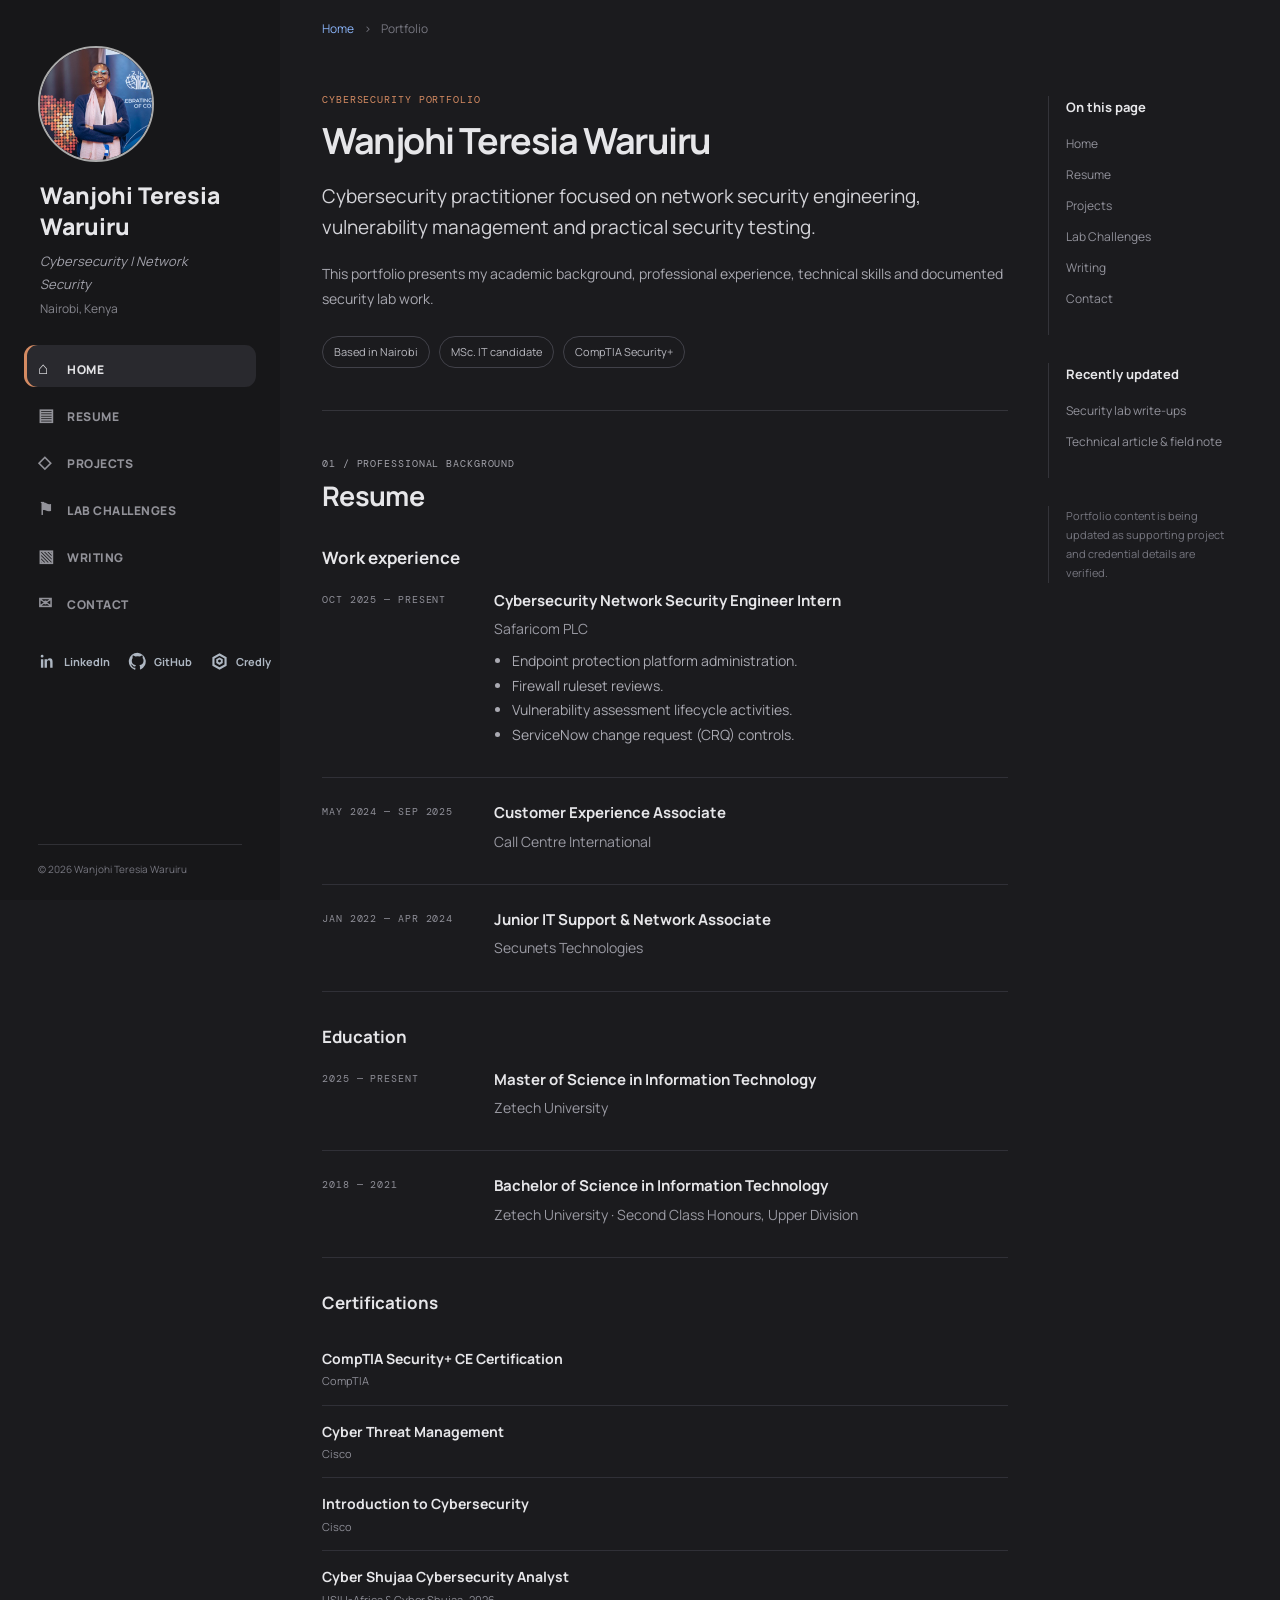
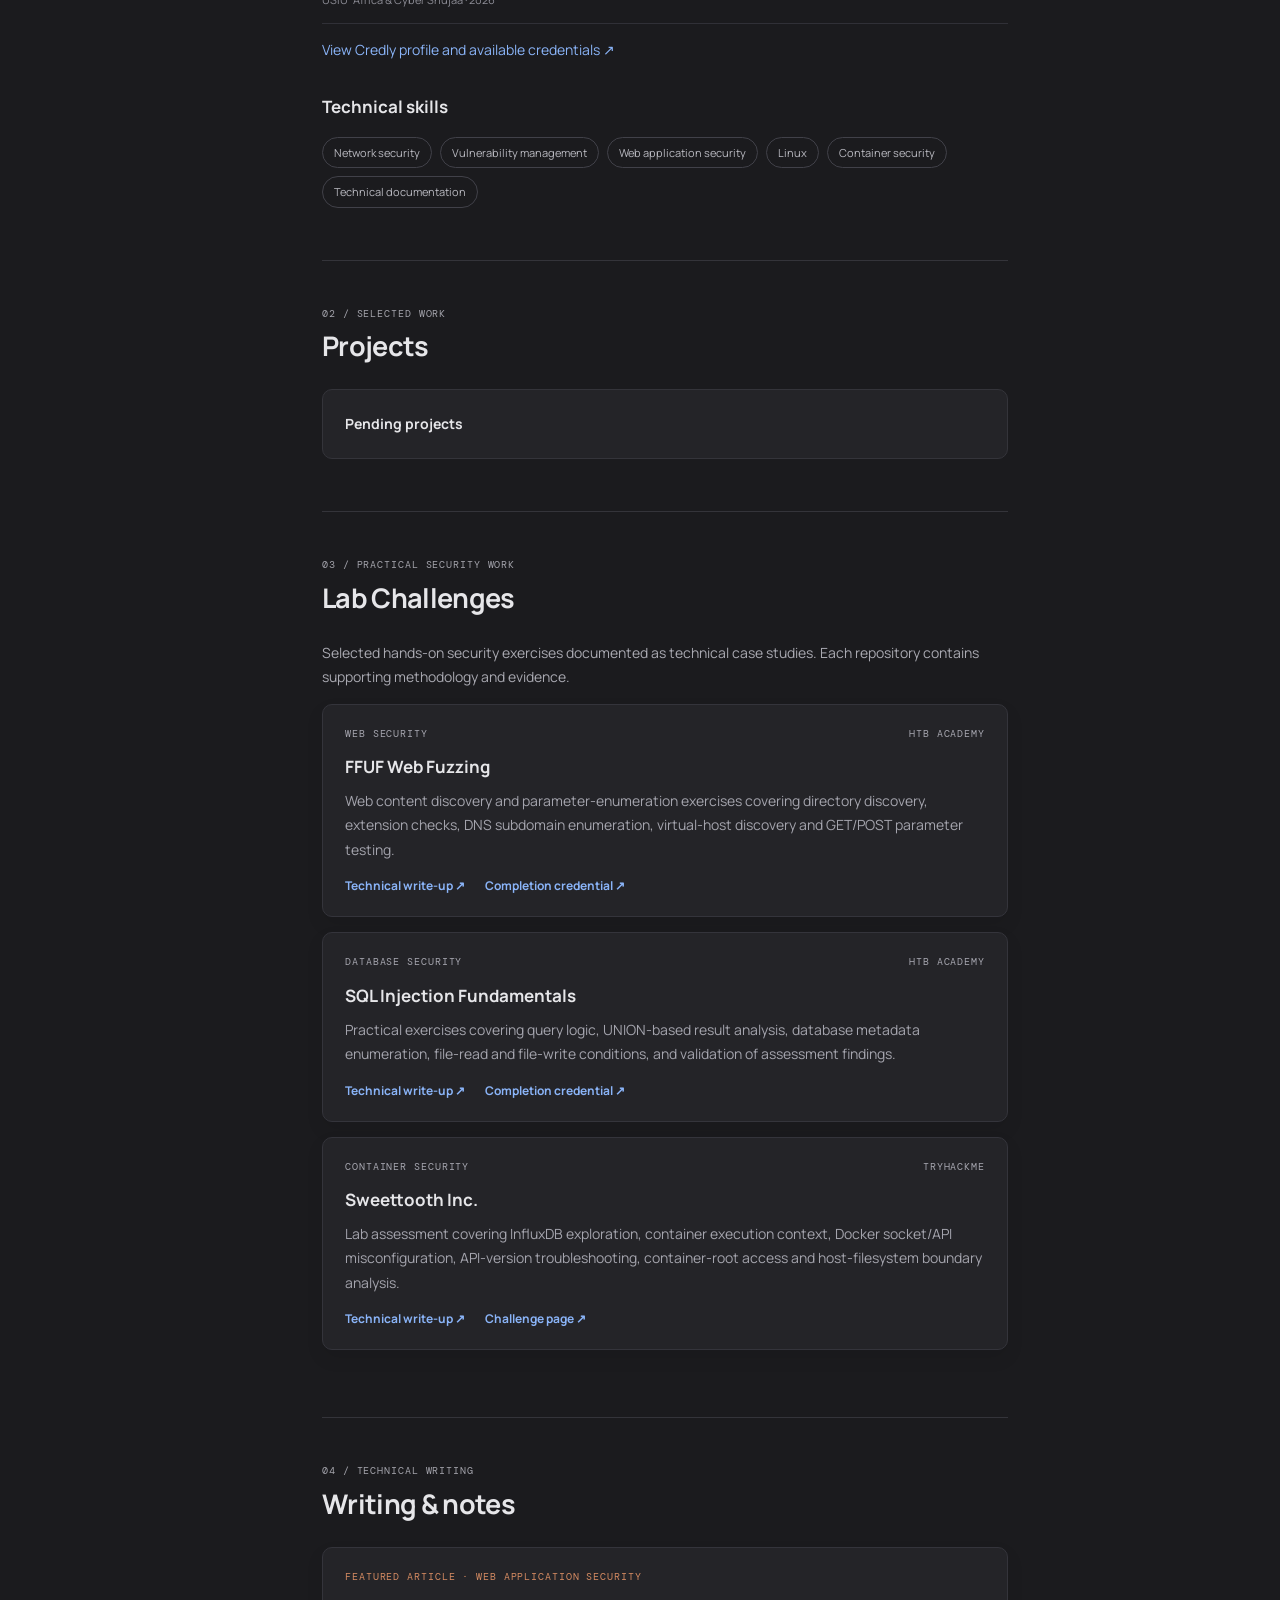
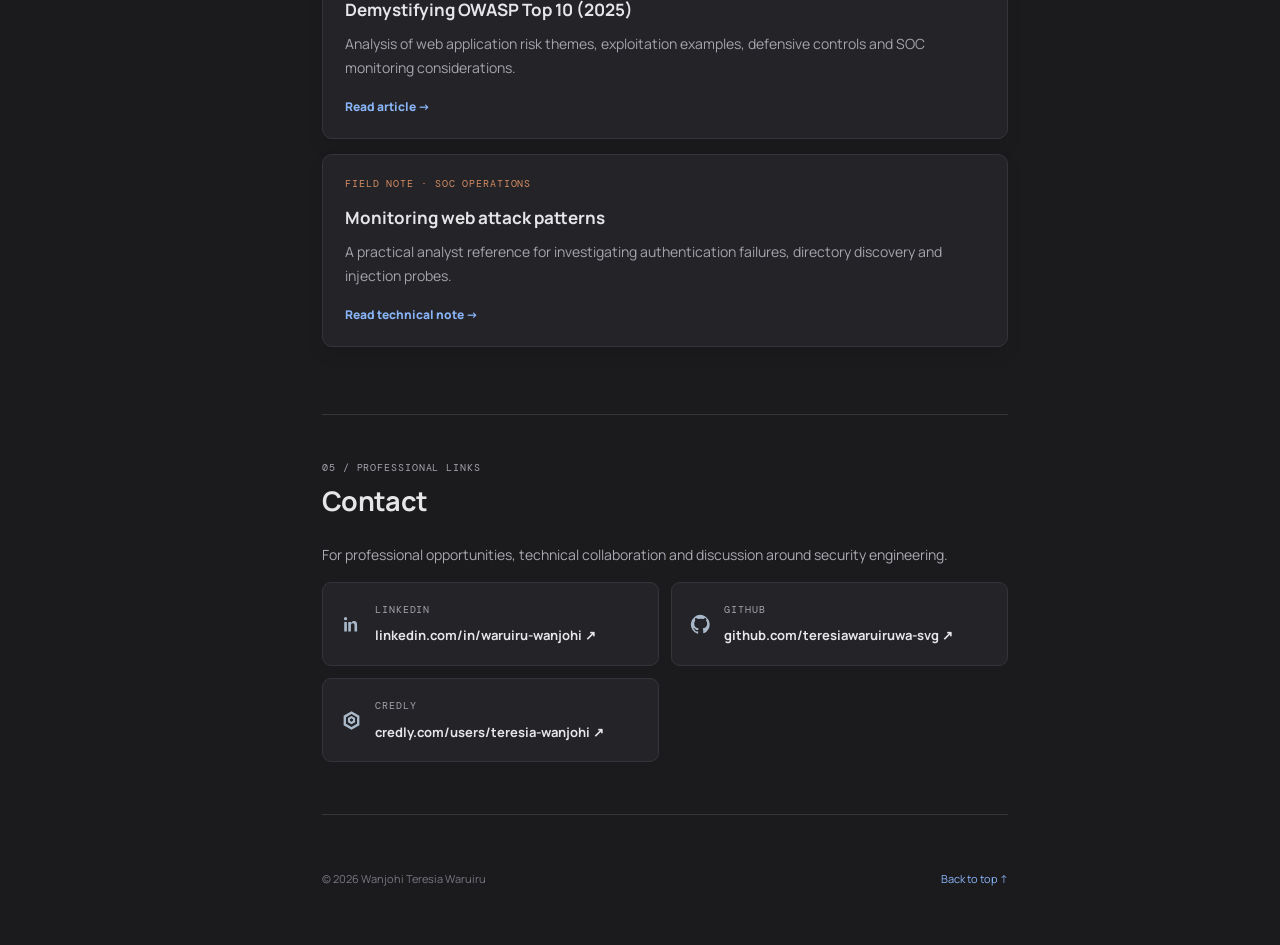
<file: index.html>
<!doctype html>
<html lang="en">
<head>
<meta charset="utf-8"><meta name="viewport" content="width=device-width, initial-scale=1">
<meta name="description" content="Professional portfolio of Wanjohi Teresia Waruiru — cybersecurity, network security and practical security work.">
<meta name="theme-color" content="#1b1b1e">
<title>Wanjohi Teresia Waruiru | Portfolio</title>
<link rel="preconnect" href="https://fonts.googleapis.com"><link rel="preconnect" href="https://fonts.gstatic.com" crossorigin>
<link href="https://fonts.googleapis.com/css2?family=DM+Mono:wght@400;500&family=Manrope:wght@400;500;600;700;800&display=swap" rel="stylesheet">
<link rel="stylesheet" href="assets/css/styles.css?v=4">
</head>
<body>
<div class="site-shell">
<aside class="sidebar">
  <a class="profile-link" href="#home" aria-label="Back to home"><img class="sidebar-avatar" src="assets/images/profile.jfif" alt="Professional portrait of Wanjohi Teresia Waruiru"></a>
  <a class="sidebar-name" href="#home">Wanjohi Teresia<br>Waruiru</a>
  <p class="sidebar-role">Cybersecurity | Network Security</p>
  <p class="sidebar-location">Nairobi, Kenya</p>
  <nav class="side-nav" aria-label="Main navigation">
    <a class="active" href="#home"><span>⌂</span> Home</a>
    <a href="#resume"><span>▤</span> Resume</a>
    <a href="#projects"><span>◇</span> Projects</a>
    <a href="#labs"><span>⚑</span> Lab Challenges</a>
    <a href="#writing"><span>▧</span> Writing</a>
    <a href="#contact"><span>✉</span> Contact</a>
  </nav>
  <div class="sidebar-social"><a class="social-icon-link" href="https://www.linkedin.com/in/waruiru-wanjohi" target="_blank" rel="noopener" aria-label="LinkedIn profile" title="LinkedIn"><svg viewBox="0 0 24 24" aria-hidden="true"><path d="M5.2 3.5a1.8 1.8 0 1 1 0 3.6 1.8 1.8 0 0 1 0-3.6ZM3.7 9h3v11h-3V9Zm5.1 0h2.9v1.5h.1A3.2 3.2 0 0 1 14.7 8c3.1 0 3.7 2 3.7 4.6V20h-3v-6.5c0-1.5 0-3-1.9-3s-2.2 1.5-2.2 2.9V20h-3V9Z"/></svg><span>LinkedIn</span></a><a class="social-icon-link" href="https://github.com/teresiawaruiruwa-svg" target="_blank" rel="noopener" aria-label="GitHub profile" title="GitHub"><svg viewBox="0 0 24 24" aria-hidden="true"><path d="M12 .9a11.1 11.1 0 0 0-3.5 21.6c.6.1.8-.3.8-.6v-2.1c-3.2.7-3.9-1.4-3.9-1.4-.5-1.3-1.3-1.7-1.3-1.7-1.1-.8.1-.8.1-.8 1.2.1 1.8 1.2 1.8 1.2 1.1 1.8 2.8 1.3 3.4 1 .1-.8.4-1.3.7-1.6-2.6-.3-5.3-1.3-5.3-5.8 0-1.3.5-2.3 1.2-3.1-.1-.3-.5-1.5.1-3.1 0 0 1-.3 3.2 1.2a11 11 0 0 1 5.8 0c2.2-1.5 3.2-1.2 3.2-1.2.6 1.6.2 2.8.1 3.1.8.8 1.2 1.8 1.2 3.1 0 4.5-2.7 5.5-5.3 5.8.4.3.8 1 .8 2v3c0 .3.2.7.8.6A11.1 11.1 0 0 0 12 .9Z"/></svg><span>GitHub</span></a><a class="social-icon-link" href="https://www.credly.com/users/teresia-wanjohi" target="_blank" rel="noopener" aria-label="Credly credentials" title="Credly"><svg viewBox="0 0 24 24" aria-hidden="true"><path d="M12 1.5 21 6.7v10.6l-9 5.2-9-5.2V6.7l9-5.2Zm0 3.1L5.7 8.2v7.6l6.3 3.6 6.3-3.6V8.2L12 4.6Zm0 2.2 4.1 2.4v4.8L12 16.4l-4.1-2.4V9.2L12 6.8Zm0 2.7-1.7 1v1.9l1.7 1 1.7-1v-1.9l-1.7-1Z"/></svg><span>Credly</span></a></div>
  <div class="sidebar-footer">© <span id="year">2026</span> Wanjohi Teresia Waruiru</div>
</aside>
<main class="main-content">
  <div class="mobile-top"><button class="mobile-menu" type="button" aria-expanded="false" aria-controls="mobile-nav">☰</button><span>WANJOHI TERESIA WARUIRU</span></div>
  <nav id="mobile-nav" class="mobile-nav" aria-label="Mobile navigation"><a href="#home">Home</a><a href="#resume">Resume</a><a href="#projects">Projects</a><a href="#labs">Lab Challenges</a><a href="#writing">Writing</a><a href="#contact">Contact</a></nav>
  <div class="content-layout"><div class="content-column">
    <div class="breadcrumbs"><a href="#home">Home</a><span>›</span><span>Portfolio</span></div>
    <section id="home" class="content-section home-section">
      <p class="eyebrow">CYBERSECURITY PORTFOLIO</p>
      <h1>Wanjohi Teresia Waruiru</h1>
      <p class="home-lead">Cybersecurity practitioner focused on network security engineering, vulnerability management and practical security testing.</p>
      <p class="body-copy">This portfolio presents my academic background, professional experience, technical skills and documented security lab work.</p>
      <div class="quick-facts"><span>Based in Nairobi</span><span>MSc. IT candidate</span><span>CompTIA Security+</span></div>
    </section>
    <section id="resume" class="content-section">
      <div class="section-kicker">01 / PROFESSIONAL BACKGROUND</div><h2>Resume</h2>
      <h3>Work experience</h3>
      <article class="entry"><div class="entry-date">OCT 2025 — PRESENT</div><div><h4>Cybersecurity Network Security Engineer Intern</h4><p class="entry-org">Safaricom PLC</p><ul><li>Endpoint protection platform administration.</li><li>Firewall ruleset reviews.</li><li>Vulnerability assessment lifecycle activities.</li><li>ServiceNow change request (CRQ) controls.</li></ul></div></article>
      <article class="entry"><div class="entry-date">MAY 2024 — SEP 2025</div><div><h4>Customer Experience Associate</h4><p class="entry-org">Call Centre International</p></div></article>
      <article class="entry"><div class="entry-date">JAN 2022 — APR 2024</div><div><h4>Junior IT Support & Network Associate</h4><p class="entry-org">Secunets Technologies</p></div></article>
      <h3>Education</h3>
      <article class="entry"><div class="entry-date">2025 — PRESENT</div><div><h4>Master of Science in Information Technology</h4><p class="entry-org">Zetech University</p></div></article>
      <article class="entry"><div class="entry-date">2018 — 2021</div><div><h4>Bachelor of Science in Information Technology</h4><p class="entry-org">Zetech University · Second Class Honours, Upper Division</p></div></article>
      <h3>Certifications</h3>
      <ul class="cert-list"><li><span><strong>CompTIA Security+ CE Certification</strong><small>CompTIA</small></span></li><li><span><strong>Cyber Threat Management</strong><small>Cisco</small></span></li><li><span><strong>Introduction to Cybersecurity</strong><small>Cisco</small></span></li><li><span><strong>Cyber Shujaa Cybersecurity Analyst</strong><small>USIU-Africa & Cyber Shujaa · 2026</small></span></li></ul><p class="body-copy"><a href="https://www.credly.com/users/teresia-wanjohi" target="_blank" rel="noopener">View Credly profile and available credentials ↗</a></p>
      <h3>Technical skills</h3><div class="skill-list"><span>Network security</span><span>Vulnerability management</span><span>Web application security</span><span>Linux</span><span>Container security</span><span>Technical documentation</span></div>
    </section>
    <section id="projects" class="content-section">
      <div class="section-kicker">02 / SELECTED WORK</div><h2>Projects</h2>
      <div class="empty-state"><strong>Pending projects</strong></div>
    </section>
    <section id="labs" class="content-section">
      <div class="section-kicker">03 / PRACTICAL SECURITY WORK</div><h2>Lab Challenges</h2>
      <p class="body-copy">Selected hands-on security exercises documented as technical case studies. Each repository contains supporting methodology and evidence.</p>
      <article class="lab-entry"><div class="lab-entry-top"><span>WEB SECURITY</span><span>HTB ACADEMY</span></div><h3>FFUF Web Fuzzing</h3><p>Web content discovery and parameter-enumeration exercises covering directory discovery, extension checks, DNS subdomain enumeration, virtual-host discovery and GET/POST parameter testing.</p><div class="lab-links"><a href="https://github.com/teresiawaruiruwa-svg/ffuf-web-fuzzing" target="_blank" rel="noopener">Technical write-up ↗</a><a href="https://academy.hackthebox.com/achievement/2865235/54" target="_blank" rel="noopener">Completion credential ↗</a></div></article>
      <article class="lab-entry"><div class="lab-entry-top"><span>DATABASE SECURITY</span><span>HTB ACADEMY</span></div><h3>SQL Injection Fundamentals</h3><p>Practical exercises covering query logic, UNION-based result analysis, database metadata enumeration, file-read and file-write conditions, and validation of assessment findings.</p><div class="lab-links"><a href="https://github.com/teresiawaruiruwa-svg/sql-injection-fundamentals" target="_blank" rel="noopener">Technical write-up ↗</a><a href="https://academy.hackthebox.com/achievement/2865235/33" target="_blank" rel="noopener">Completion credential ↗</a></div></article>
      <article class="lab-entry"><div class="lab-entry-top"><span>CONTAINER SECURITY</span><span>TRYHACKME</span></div><h3>Sweettooth Inc.</h3><p>Lab assessment covering InfluxDB exploration, container execution context, Docker socket/API misconfiguration, API-version troubleshooting, container-root access and host-filesystem boundary analysis.</p><div class="lab-links"><a href="https://github.com/teresiawaruiruwa-svg/sweettooth-inc" target="_blank" rel="noopener">Technical write-up ↗</a><a href="https://tryhackme.com/room/sweettoothinc" target="_blank" rel="noopener">Challenge page ↗</a></div></article>
    </section>
    <section id="writing" class="content-section">
      <div class="section-kicker">04 / TECHNICAL WRITING</div><h2>Writing & notes</h2>
      <article class="post-card"><div class="post-meta">FEATURED ARTICLE · WEB APPLICATION SECURITY</div><h3><a href="articles/owasp-top-10-2025.html">Demystifying OWASP Top 10 (2025)</a></h3><p>Analysis of web application risk themes, exploitation examples, defensive controls and SOC monitoring considerations.</p><a class="read-link" href="articles/owasp-top-10-2025.html">Read article →</a></article>
      <article class="post-card"><div class="post-meta">FIELD NOTE · SOC OPERATIONS</div><h3><a href="notes/soc-monitoring-web-attacks.html">Monitoring web attack patterns</a></h3><p>A practical analyst reference for investigating authentication failures, directory discovery and injection probes.</p><a class="read-link" href="notes/soc-monitoring-web-attacks.html">Read technical note →</a></article>
    </section>
    <section id="contact" class="content-section contact-section">
      <div class="section-kicker">05 / PROFESSIONAL LINKS</div><h2>Contact</h2><p class="body-copy">For professional opportunities, technical collaboration and discussion around security engineering.</p>
      <div class="contact-card"><a href="https://www.linkedin.com/in/waruiru-wanjohi" target="_blank" rel="noopener"><svg viewBox="0 0 24 24" aria-hidden="true"><path d="M5.2 3.5a1.8 1.8 0 1 1 0 3.6 1.8 1.8 0 0 1 0-3.6ZM3.7 9h3v11h-3V9Zm5.1 0h2.9v1.5h.1A3.2 3.2 0 0 1 14.7 8c3.1 0 3.7 2 3.7 4.6V20h-3v-6.5c0-1.5 0-3-1.9-3s-2.2 1.5-2.2 2.9V20h-3V9Z"/></svg><span>LINKEDIN</span><strong>linkedin.com/in/waruiru-wanjohi ↗</strong></a><a href="https://github.com/teresiawaruiruwa-svg" target="_blank" rel="noopener"><svg viewBox="0 0 24 24" aria-hidden="true"><path d="M12 .9a11.1 11.1 0 0 0-3.5 21.6c.6.1.8-.3.8-.6v-2.1c-3.2.7-3.9-1.4-3.9-1.4-.5-1.3-1.3-1.7-1.3-1.7-1.1-.8.1-.8.1-.8 1.2.1 1.8 1.2 1.8 1.2 1.1 1.8 2.8 1.3 3.4 1 .1-.8.4-1.3.7-1.6-2.6-.3-5.3-1.3-5.3-5.8 0-1.3.5-2.3 1.2-3.1-.1-.3-.5-1.5.1-3.1 0 0 1-.3 3.2 1.2a11 11 0 0 1 5.8 0c2.2-1.5 3.2-1.2 3.2-1.2.6 1.6.2 2.8.1 3.1.8.8 1.2 1.8 1.2 3.1 0 4.5-2.7 5.5-5.3 5.8.4.3.8 1 .8 2v3c0 .3.2.7.8.6A11.1 11.1 0 0 0 12 .9Z"/></svg><span>GITHUB</span><strong>github.com/teresiawaruiruwa-svg ↗</strong></a><a href="https://www.credly.com/users/teresia-wanjohi" target="_blank" rel="noopener"><svg viewBox="0 0 24 24" aria-hidden="true"><path d="M12 1.5 21 6.7v10.6l-9 5.2-9-5.2V6.7l9-5.2Zm0 3.1L5.7 8.2v7.6l6.3 3.6 6.3-3.6V8.2L12 4.6Zm0 2.2 4.1 2.4v4.8L12 16.4l-4.1-2.4V9.2L12 6.8Zm0 2.7-1.7 1v1.9l1.7 1 1.7-1v-1.9l-1.7-1Z"/></svg><span>CREDLY</span><strong>credly.com/users/teresia-wanjohi ↗</strong></a></div>
    </section>
    <footer class="page-footer"><span>© <span id="footer-year">2026</span> Wanjohi Teresia Waruiru</span><a href="#home">Back to top ↑</a></footer>
  </div>
  <aside class="right-rail"><div class="rail-block"><h3>On this page</h3><a href="#home">Home</a><a href="#resume">Resume</a><a href="#projects">Projects</a><a href="#labs">Lab Challenges</a><a href="#writing">Writing</a><a href="#contact">Contact</a></div><div class="rail-block"><h3>Recently updated</h3><a href="#labs">Security lab write-ups</a><a href="#writing">Technical article & field note</a></div><div class="rail-note">Portfolio content is being updated as supporting project and credential details are verified.</div></aside>
  </div>
</main>
</div>
<script src="assets/js/main.js" defer></script>
</body></html>
</file>
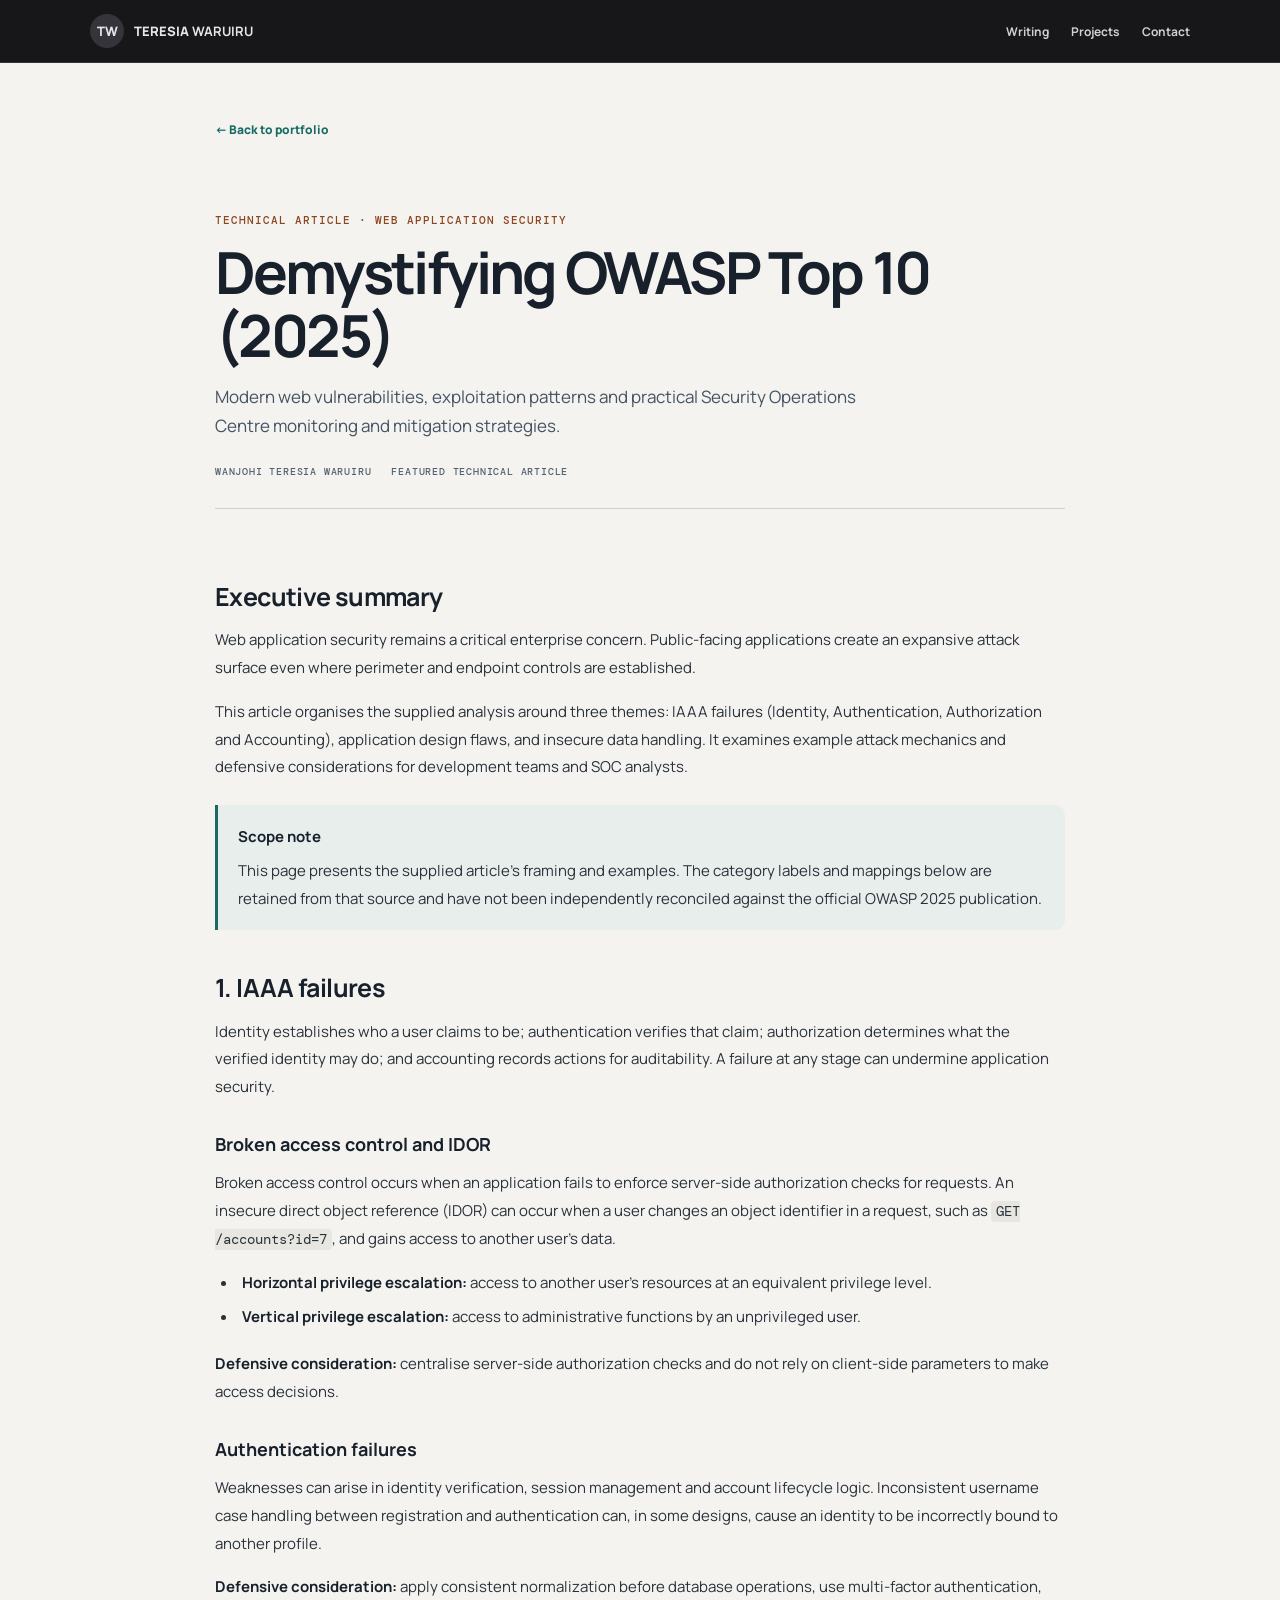
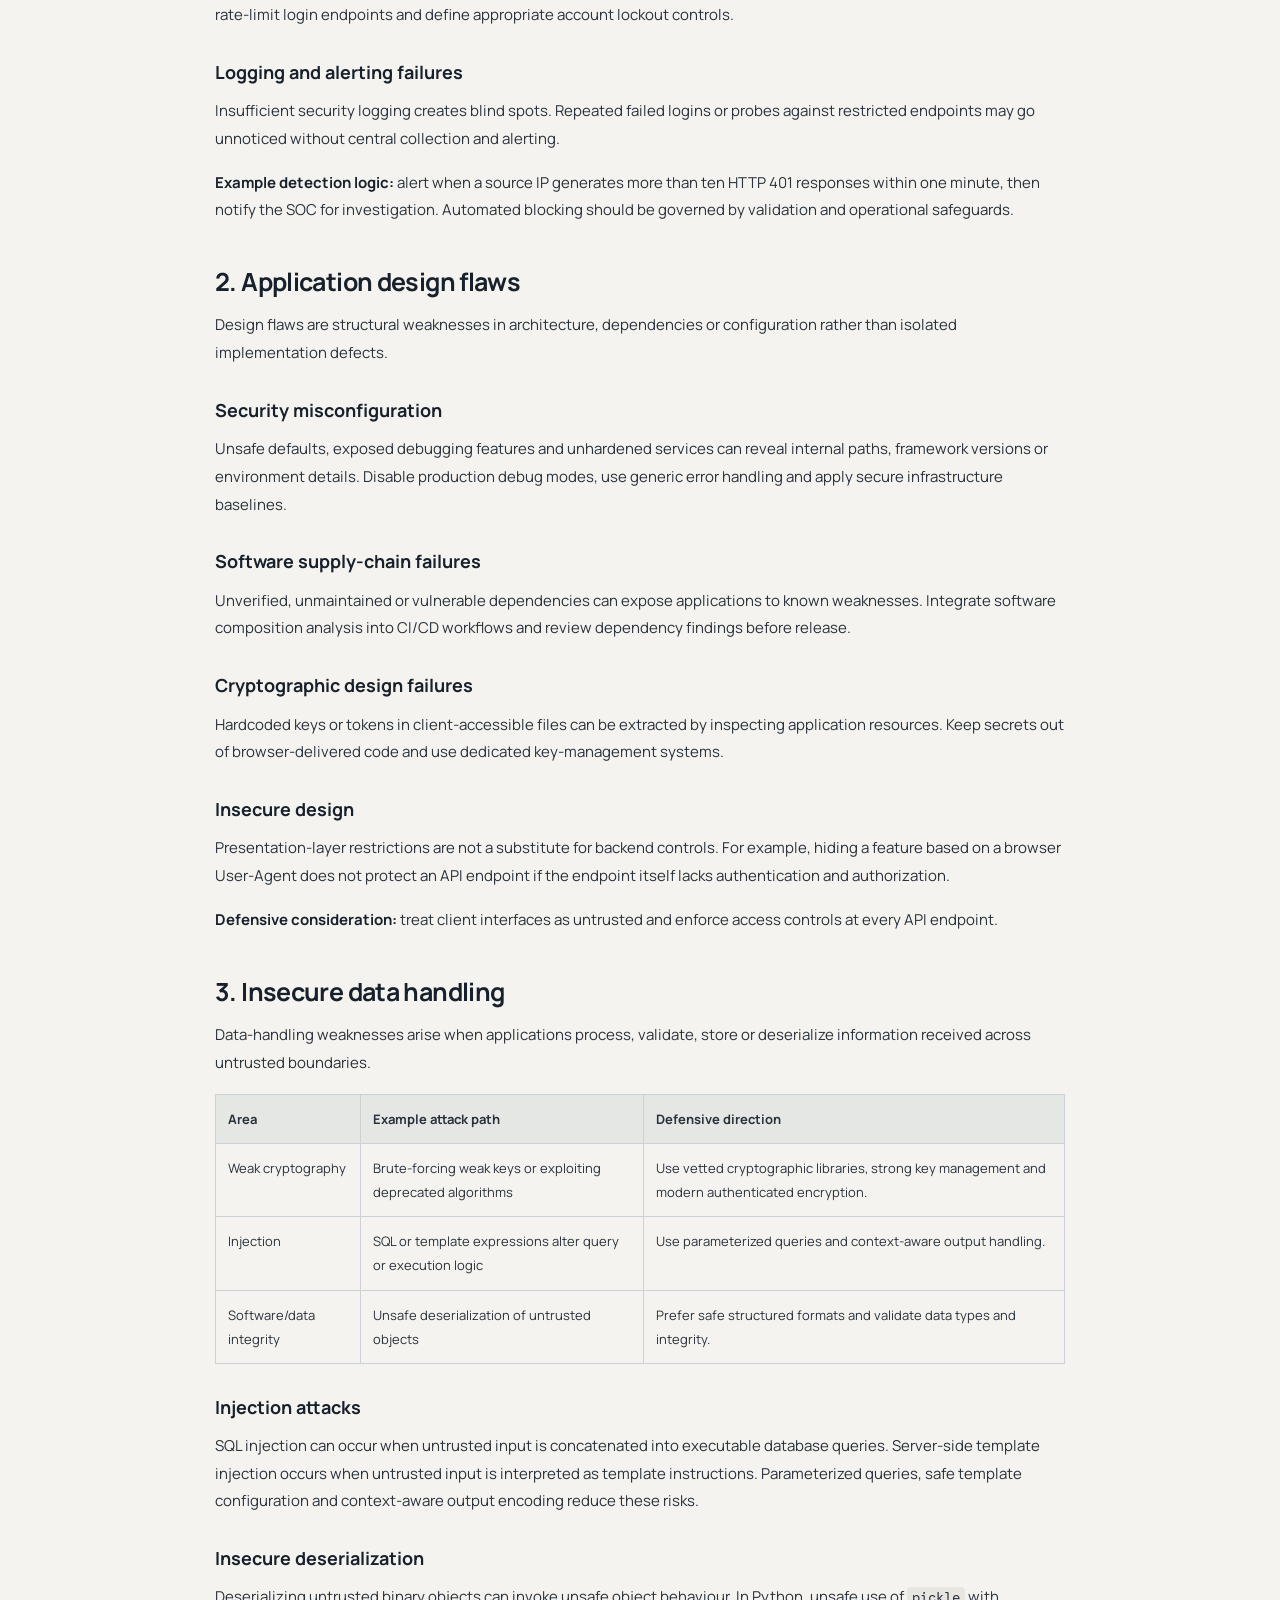
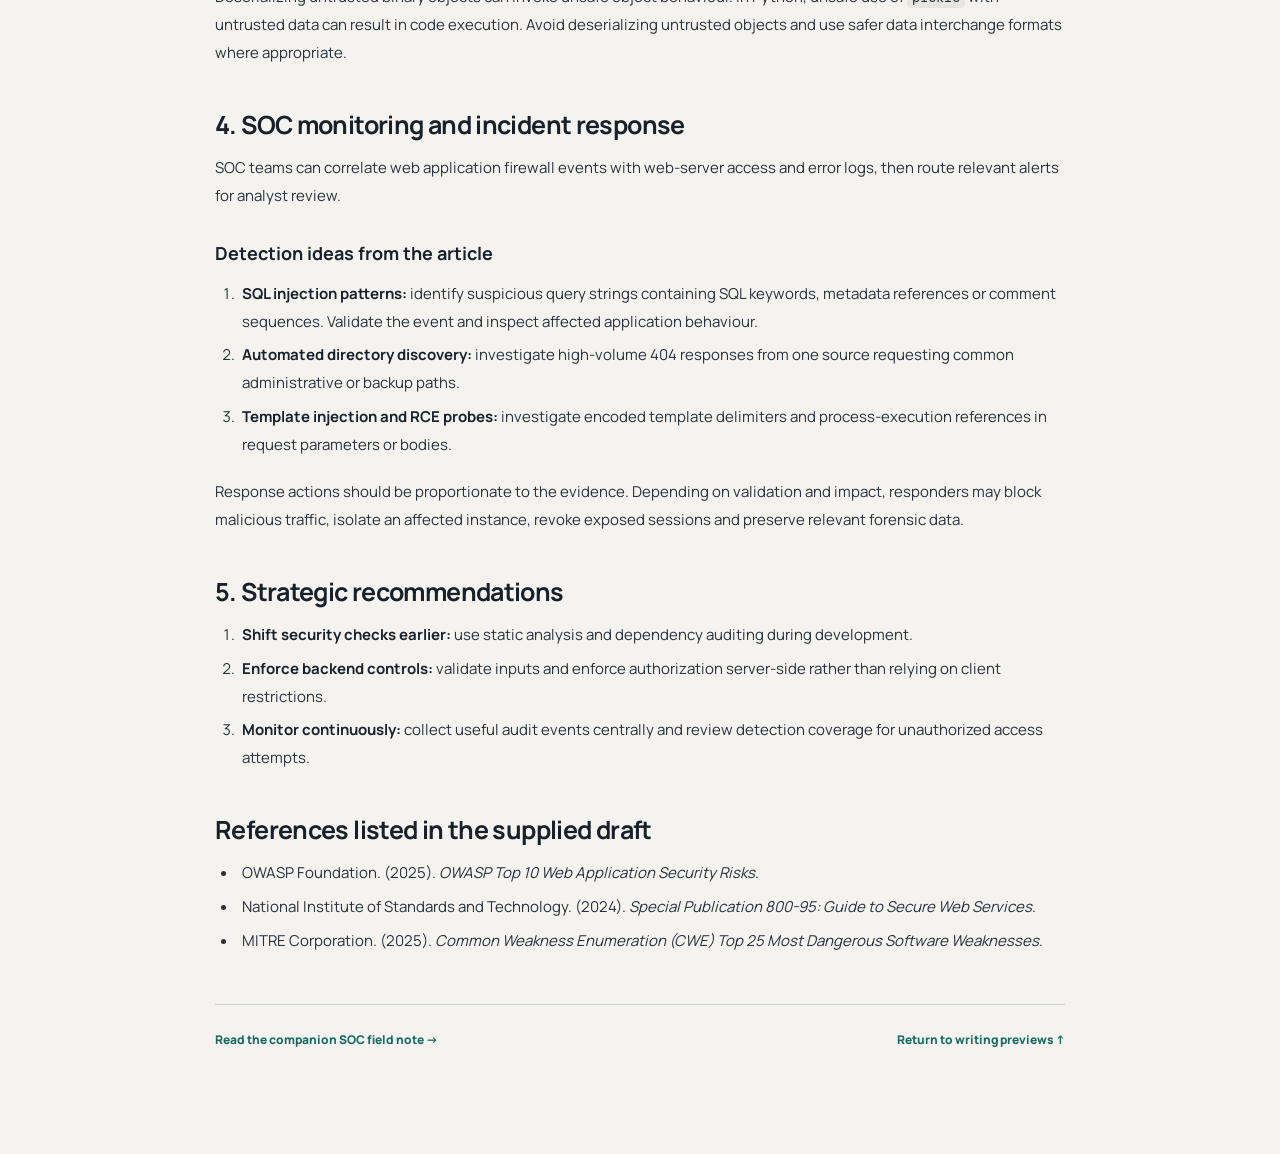
<file: articles/owasp-top-10-2025.html>
<!doctype html>
<html lang="en"><head><meta charset="utf-8"><meta name="viewport" content="width=device-width, initial-scale=1"><meta name="description" content="A technical analysis of web application security risks, exploitation patterns and SOC mitigation strategies."><title>Demystifying OWASP Top 10 (2025) | Teresia Waruiru</title><link rel="preconnect" href="https://fonts.googleapis.com"><link rel="preconnect" href="https://fonts.gstatic.com" crossorigin><link href="https://fonts.googleapis.com/css2?family=DM+Mono:wght@400;500&family=Manrope:wght@400;500;600;700;800&display=swap" rel="stylesheet"><link rel="stylesheet" href="../assets/css/styles.css?v=4"><link rel="stylesheet" href="../assets/css/reading.css?v=2?v=2"></head>
<body class="reading-page"><header class="site-header"><div class="container nav-wrap"><a class="brand" href="../index.html"><span class="brand-mark">TW</span><span>TERESIA <b>WARUIRU</b></span></a><nav class="primary-nav"><a href="../index.html#writing">Writing</a><a href="../index.html#projects">Projects</a><a href="../index.html#contact">Contact</a></nav></div></header>
<main class="reading-main"><div class="reading-container"><a class="back-link" href="../index.html#writing">← Back to portfolio</a><header class="reading-hero"><p class="eyebrow">TECHNICAL ARTICLE · WEB APPLICATION SECURITY</p><h1>Demystifying OWASP Top 10 (2025)</h1><p class="reading-deck">Modern web vulnerabilities, exploitation patterns and practical Security Operations Centre monitoring and mitigation strategies.</p><div class="reading-meta"><span>WANJOHI TERESIA WARUIRU</span><span>FEATURED TECHNICAL ARTICLE</span></div></header>
<article class="reading-content">
<h2>Executive summary</h2>
<p>Web application security remains a critical enterprise concern. Public-facing applications create an expansive attack surface even where perimeter and endpoint controls are established.</p>
<p>This article organises the supplied analysis around three themes: IAAA failures (Identity, Authentication, Authorization and Accounting), application design flaws, and insecure data handling. It examines example attack mechanics and defensive considerations for development teams and SOC analysts.</p>
<aside class="reading-callout"><strong>Scope note</strong><p>This page presents the supplied article's framing and examples. The category labels and mappings below are retained from that source and have not been independently reconciled against the official OWASP 2025 publication.</p></aside>
<h2>1. IAAA failures</h2>
<p>Identity establishes who a user claims to be; authentication verifies that claim; authorization determines what the verified identity may do; and accounting records actions for auditability. A failure at any stage can undermine application security.</p>
<h3>Broken access control and IDOR</h3><p>Broken access control occurs when an application fails to enforce server-side authorization checks for requests. An insecure direct object reference (IDOR) can occur when a user changes an object identifier in a request, such as <code>GET /accounts?id=7</code>, and gains access to another user's data.</p><ul><li><strong>Horizontal privilege escalation:</strong> access to another user's resources at an equivalent privilege level.</li><li><strong>Vertical privilege escalation:</strong> access to administrative functions by an unprivileged user.</li></ul><p><strong>Defensive consideration:</strong> centralise server-side authorization checks and do not rely on client-side parameters to make access decisions.</p>
<h3>Authentication failures</h3><p>Weaknesses can arise in identity verification, session management and account lifecycle logic. Inconsistent username case handling between registration and authentication can, in some designs, cause an identity to be incorrectly bound to another profile.</p><p><strong>Defensive consideration:</strong> apply consistent normalization before database operations, use multi-factor authentication, rate-limit login endpoints and define appropriate account lockout controls.</p>
<h3>Logging and alerting failures</h3><p>Insufficient security logging creates blind spots. Repeated failed logins or probes against restricted endpoints may go unnoticed without central collection and alerting.</p><p><strong>Example detection logic:</strong> alert when a source IP generates more than ten HTTP 401 responses within one minute, then notify the SOC for investigation. Automated blocking should be governed by validation and operational safeguards.</p>
<h2>2. Application design flaws</h2>
<p>Design flaws are structural weaknesses in architecture, dependencies or configuration rather than isolated implementation defects.</p>
<h3>Security misconfiguration</h3><p>Unsafe defaults, exposed debugging features and unhardened services can reveal internal paths, framework versions or environment details. Disable production debug modes, use generic error handling and apply secure infrastructure baselines.</p>
<h3>Software supply-chain failures</h3><p>Unverified, unmaintained or vulnerable dependencies can expose applications to known weaknesses. Integrate software composition analysis into CI/CD workflows and review dependency findings before release.</p>
<h3>Cryptographic design failures</h3><p>Hardcoded keys or tokens in client-accessible files can be extracted by inspecting application resources. Keep secrets out of browser-delivered code and use dedicated key-management systems.</p>
<h3>Insecure design</h3><p>Presentation-layer restrictions are not a substitute for backend controls. For example, hiding a feature based on a browser User-Agent does not protect an API endpoint if the endpoint itself lacks authentication and authorization.</p><p><strong>Defensive consideration:</strong> treat client interfaces as untrusted and enforce access controls at every API endpoint.</p>
<h2>3. Insecure data handling</h2>
<p>Data-handling weaknesses arise when applications process, validate, store or deserialize information received across untrusted boundaries.</p>
<table><thead><tr><th>Area</th><th>Example attack path</th><th>Defensive direction</th></tr></thead><tbody><tr><td>Weak cryptography</td><td>Brute-forcing weak keys or exploiting deprecated algorithms</td><td>Use vetted cryptographic libraries, strong key management and modern authenticated encryption.</td></tr><tr><td>Injection</td><td>SQL or template expressions alter query or execution logic</td><td>Use parameterized queries and context-aware output handling.</td></tr><tr><td>Software/data integrity</td><td>Unsafe deserialization of untrusted objects</td><td>Prefer safe structured formats and validate data types and integrity.</td></tr></tbody></table>
<h3>Injection attacks</h3><p>SQL injection can occur when untrusted input is concatenated into executable database queries. Server-side template injection occurs when untrusted input is interpreted as template instructions. Parameterized queries, safe template configuration and context-aware output encoding reduce these risks.</p>
<h3>Insecure deserialization</h3><p>Deserializing untrusted binary objects can invoke unsafe object behaviour. In Python, unsafe use of <code>pickle</code> with untrusted data can result in code execution. Avoid deserializing untrusted objects and use safer data interchange formats where appropriate.</p>
<h2>4. SOC monitoring and incident response</h2>
<p>SOC teams can correlate web application firewall events with web-server access and error logs, then route relevant alerts for analyst review.</p>
<h3>Detection ideas from the article</h3><ol><li><strong>SQL injection patterns:</strong> identify suspicious query strings containing SQL keywords, metadata references or comment sequences. Validate the event and inspect affected application behaviour.</li><li><strong>Automated directory discovery:</strong> investigate high-volume 404 responses from one source requesting common administrative or backup paths.</li><li><strong>Template injection and RCE probes:</strong> investigate encoded template delimiters and process-execution references in request parameters or bodies.</li></ol>
<p>Response actions should be proportionate to the evidence. Depending on validation and impact, responders may block malicious traffic, isolate an affected instance, revoke exposed sessions and preserve relevant forensic data.</p>
<h2>5. Strategic recommendations</h2><ol><li><strong>Shift security checks earlier:</strong> use static analysis and dependency auditing during development.</li><li><strong>Enforce backend controls:</strong> validate inputs and enforce authorization server-side rather than relying on client restrictions.</li><li><strong>Monitor continuously:</strong> collect useful audit events centrally and review detection coverage for unauthorized access attempts.</li></ol>
<h2>References listed in the supplied draft</h2><ul><li>OWASP Foundation. (2025). <em>OWASP Top 10 Web Application Security Risks</em>.</li><li>National Institute of Standards and Technology. (2024). <em>Special Publication 800-95: Guide to Secure Web Services</em>.</li><li>MITRE Corporation. (2025). <em>Common Weakness Enumeration (CWE) Top 25 Most Dangerous Software Weaknesses</em>.</li></ul>
</article><footer class="reading-footer"><a href="../notes/soc-monitoring-web-attacks.html">Read the companion SOC field note →</a><a href="../index.html#writing">Return to writing previews ↑</a></footer></div></main><script src="../assets/js/main.js" defer></script></body></html>
</file>
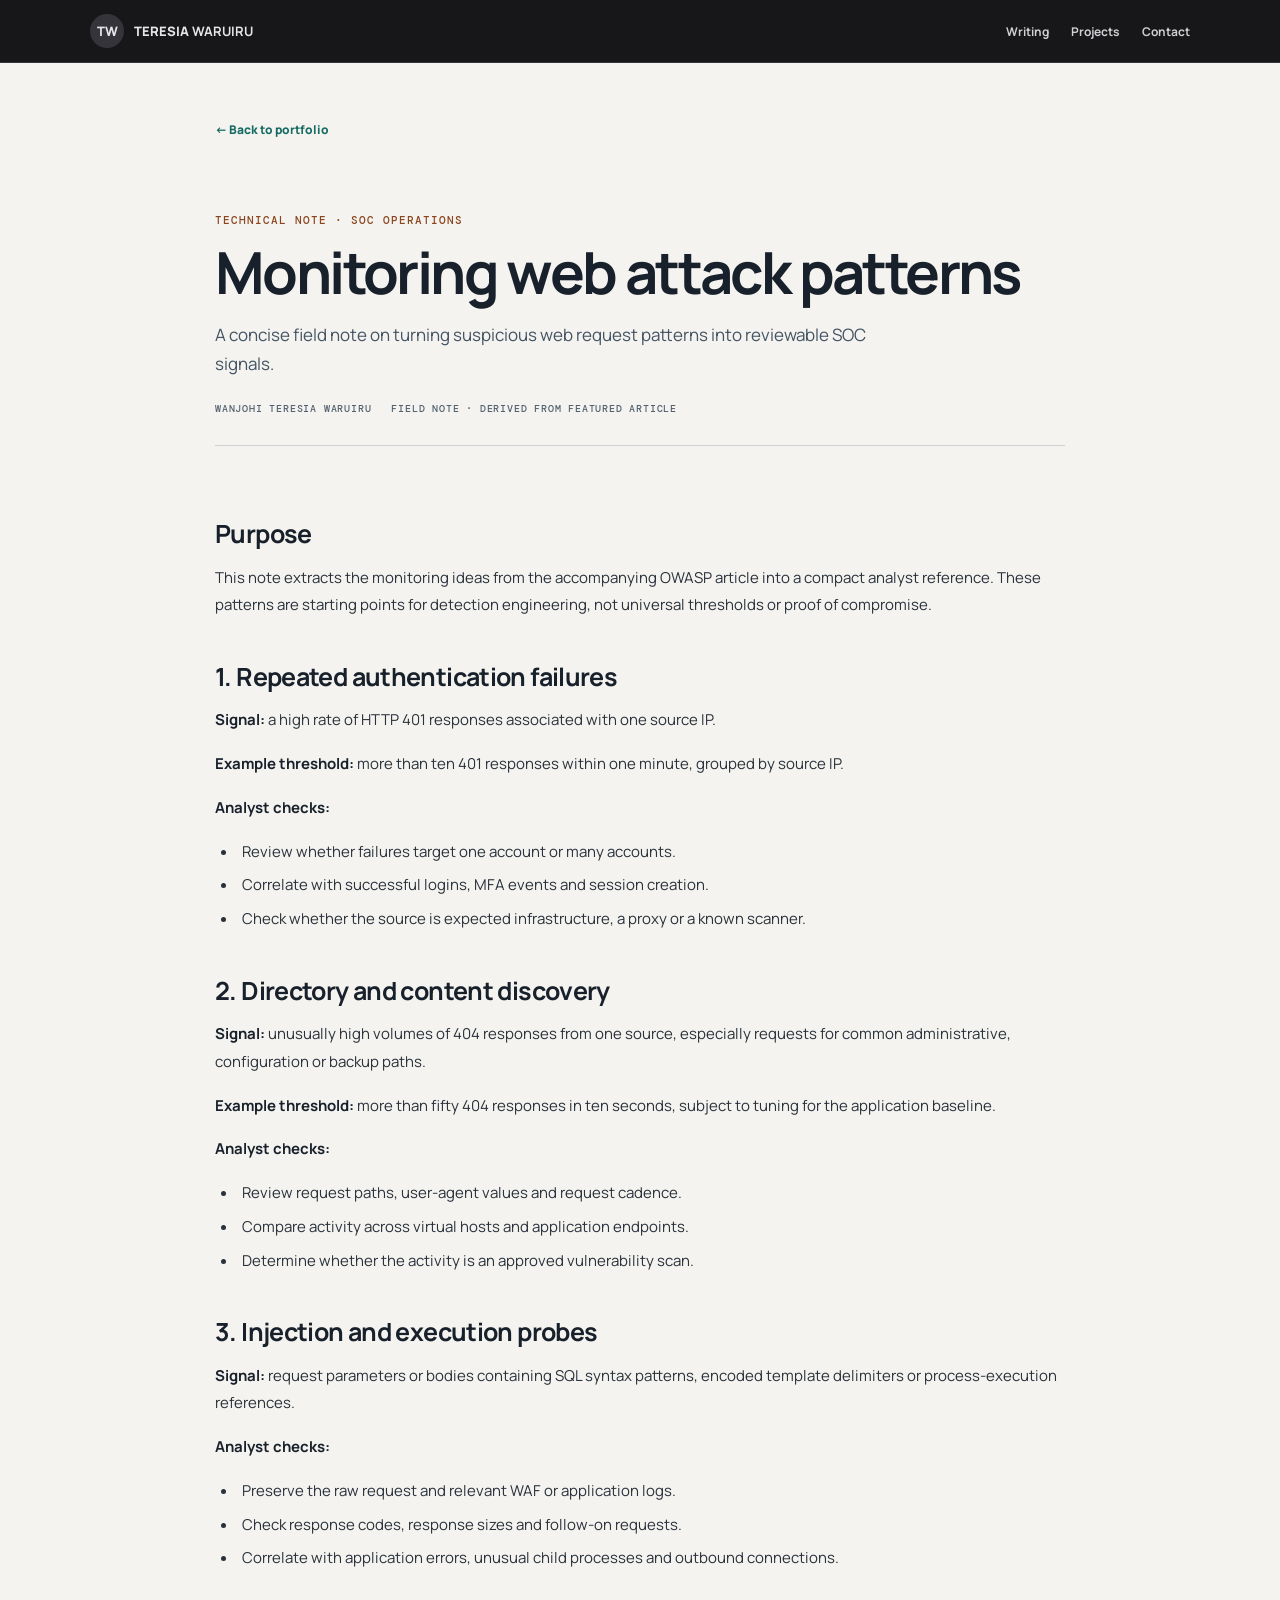
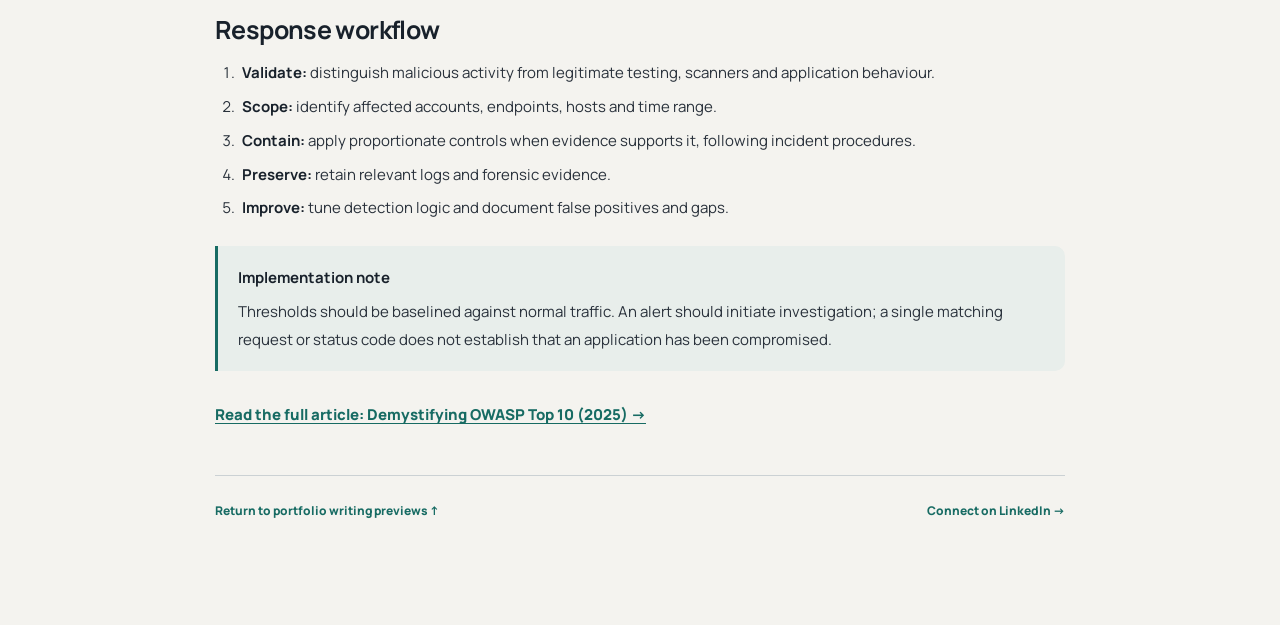
<file: notes/soc-monitoring-web-attacks.html>
<!doctype html>
<html lang="en"><head><meta charset="utf-8"><meta name="viewport" content="width=device-width, initial-scale=1"><meta name="description" content="A practical field note on monitoring web attack patterns in SOC workflows."><title>SOC Monitoring for Web Attack Patterns | Teresia Waruiru</title><link rel="preconnect" href="https://fonts.googleapis.com"><link rel="preconnect" href="https://fonts.gstatic.com" crossorigin><link href="https://fonts.googleapis.com/css2?family=DM+Mono:wght@400;500&family=Manrope:wght@400;500;600;700;800&display=swap" rel="stylesheet"><link rel="stylesheet" href="../assets/css/styles.css?v=4"><link rel="stylesheet" href="../assets/css/reading.css?v=2?v=2"></head>
<body class="reading-page"><header class="site-header"><div class="container nav-wrap"><a class="brand" href="../index.html"><span class="brand-mark">TW</span><span>TERESIA <b>WARUIRU</b></span></a><nav class="primary-nav"><a href="../index.html#writing">Writing</a><a href="../index.html#projects">Projects</a><a href="../index.html#contact">Contact</a></nav></div></header><main class="reading-main"><div class="reading-container"><a class="back-link" href="../index.html#writing">← Back to portfolio</a><header class="reading-hero"><p class="eyebrow">TECHNICAL NOTE · SOC OPERATIONS</p><h1>Monitoring web attack patterns</h1><p class="reading-deck">A concise field note on turning suspicious web request patterns into reviewable SOC signals.</p><div class="reading-meta"><span>WANJOHI TERESIA WARUIRU</span><span>FIELD NOTE · DERIVED FROM FEATURED ARTICLE</span></div></header><article class="reading-content"><h2>Purpose</h2><p>This note extracts the monitoring ideas from the accompanying OWASP article into a compact analyst reference. These patterns are starting points for detection engineering, not universal thresholds or proof of compromise.</p><h2>1. Repeated authentication failures</h2><p><strong>Signal:</strong> a high rate of HTTP 401 responses associated with one source IP.</p><p><strong>Example threshold:</strong> more than ten 401 responses within one minute, grouped by source IP.</p><p><strong>Analyst checks:</strong></p><ul><li>Review whether failures target one account or many accounts.</li><li>Correlate with successful logins, MFA events and session creation.</li><li>Check whether the source is expected infrastructure, a proxy or a known scanner.</li></ul><h2>2. Directory and content discovery</h2><p><strong>Signal:</strong> unusually high volumes of 404 responses from one source, especially requests for common administrative, configuration or backup paths.</p><p><strong>Example threshold:</strong> more than fifty 404 responses in ten seconds, subject to tuning for the application baseline.</p><p><strong>Analyst checks:</strong></p><ul><li>Review request paths, user-agent values and request cadence.</li><li>Compare activity across virtual hosts and application endpoints.</li><li>Determine whether the activity is an approved vulnerability scan.</li></ul><h2>3. Injection and execution probes</h2><p><strong>Signal:</strong> request parameters or bodies containing SQL syntax patterns, encoded template delimiters or process-execution references.</p><p><strong>Analyst checks:</strong></p><ul><li>Preserve the raw request and relevant WAF or application logs.</li><li>Check response codes, response sizes and follow-on requests.</li><li>Correlate with application errors, unusual child processes and outbound connections.</li></ul><h2>Response workflow</h2><ol><li><strong>Validate:</strong> distinguish malicious activity from legitimate testing, scanners and application behaviour.</li><li><strong>Scope:</strong> identify affected accounts, endpoints, hosts and time range.</li><li><strong>Contain:</strong> apply proportionate controls when evidence supports it, following incident procedures.</li><li><strong>Preserve:</strong> retain relevant logs and forensic evidence.</li><li><strong>Improve:</strong> tune detection logic and document false positives and gaps.</li></ol><aside class="reading-callout"><strong>Implementation note</strong><p>Thresholds should be baselined against normal traffic. An alert should initiate investigation; a single matching request or status code does not establish that an application has been compromised.</p></aside><p class="related-link"><a href="../articles/owasp-top-10-2025.html">Read the full article: Demystifying OWASP Top 10 (2025) →</a></p></article><footer class="reading-footer"><a href="../index.html#writing">Return to portfolio writing previews ↑</a><a href="../index.html#contact">Connect on LinkedIn →</a></footer></div></main><script src="../assets/js/main.js" defer></script></body></html>
</file>
<file: assets/css/styles.css>
:root{--bg:#1b1b1e;--side:#171719;--panel:#242428;--panel2:#202024;--text:#c9c9ce;--muted:#85858d;--heading:#e6e6e9;--link:#8ab4f8;--line:#34343a;--accent:#d58b62;--green:#79b8a6}
*{box-sizing:border-box}html{scroll-behavior:smooth;scroll-padding-top:24px}body{margin:0;background:var(--bg);color:var(--text);font-family:Manrope,Arial,sans-serif;font-size:14px;line-height:1.75}a{color:var(--link);text-decoration:none}a:hover{color:#b7d0ff;text-decoration:underline;text-underline-offset:3px}.site-shell{min-height:100vh}.sidebar{position:fixed;inset:0 auto 0 0;width:280px;background:var(--side);padding:46px 24px 22px;display:flex;flex-direction:column;z-index:20}.profile-link{display:block;width:116px;height:116px;margin:0 0 18px 14px}.sidebar-avatar{width:116px;height:116px;border-radius:50%;object-fit:cover;border:2px solid #aaa}.sidebar-name{font-size:23px;font-weight:800;line-height:1.35;color:var(--heading);margin:0 0 8px 16px}.sidebar-role{font-size:13px;font-style:italic;color:#a1a1aa;margin:0 16px 2px}.sidebar-location{font-size:12px;color:var(--muted);margin:0 16px 26px}.side-nav{display:flex;flex-direction:column;gap:5px}.side-nav a{height:42px;padding:8px 14px;border-radius:11px;color:#929299;font-size:12px;font-weight:800;letter-spacing:.04em;text-transform:uppercase}.side-nav a span{display:inline-block;width:27px;font-size:17px}.side-nav a:hover,.side-nav a.active{background:#29292e;color:#e2e2e5;text-decoration:none}.side-nav a.active{box-shadow:inset 3px 0 var(--accent)}.sidebar-social{display:flex;gap:18px;margin:30px 14px 20px;font-size:12px}.sidebar-footer{margin:auto 14px 0;padding-top:16px;border-top:1px solid #303035;color:#777780;font-size:10px}.main-content{margin-left:280px;min-height:100vh}.content-layout{max-width:1260px;margin:0 auto;padding:18px 42px 32px;display:grid;grid-template-columns:minmax(0,850px) 190px;gap:40px}.content-column{min-width:0}.breadcrumbs{display:flex;gap:10px;align-items:center;color:#777780;font-size:12px;margin:0 0 52px}.breadcrumbs a{color:var(--link)}.content-section{padding:0 0 52px;margin:0 0 44px;border-bottom:1px solid var(--line);scroll-margin-top:25px}.home-section{padding-bottom:42px}.eyebrow,.section-kicker,.post-meta,.lab-entry-top,.entry-date,.contact-card span{font-family:"DM Mono",monospace;letter-spacing:.09em;font-size:10px;color:#a3a3ab}.eyebrow{color:var(--accent)}h1,h2,h3,h4,strong{color:var(--heading)}h1{font-size:36px;line-height:1.2;letter-spacing:-.04em;margin:10px 0 18px}h2{font-size:27px;line-height:1.25;margin:7px 0 26px;letter-spacing:-.025em}h3{font-size:17px;margin:30px 0 15px}h4{font-size:15px;margin:0 0 3px}.home-lead{font-size:19px;line-height:1.65;color:#d2d2d7;max-width:760px}.body-copy{color:#a9a9b1;max-width:780px}.quick-facts{display:flex;flex-wrap:wrap;gap:9px;margin-top:25px}.quick-facts span,.skill-list span{border:1px solid #414149;border-radius:20px;padding:5px 11px;font-size:11px;color:#b9b9c0}.entry{display:grid;grid-template-columns:150px minmax(0,1fr);gap:22px;padding:0 0 22px;margin:0 0 22px;border-bottom:1px solid #303037}.entry-date{padding-top:3px;color:#8f8f98}.entry-org{color:#9a9aa3;margin:0 0 8px}.entry ul{padding-left:18px;margin:8px 0;color:#aaaab2}.cert-list{list-style:none;padding:0;margin:0}.cert-list li{display:flex;justify-content:space-between;gap:18px;padding:14px 0;border-bottom:1px solid #303037}.cert-list small{display:block;color:#8d8d96;font-size:11px}.link-pending{font-size:11px;color:#c99a78;white-space:nowrap}.skill-list{display:flex;flex-wrap:wrap;gap:8px}.empty-state{background:var(--panel);border:1px solid var(--line);border-radius:10px;padding:22px}.empty-state p{margin:5px 0 0;color:#9b9ba4}.lab-entry,.post-card{background:var(--panel);border:1px solid #34343b;border-radius:10px;padding:20px 22px;margin:0 0 15px;box-shadow:0 8px 18px rgba(0,0,0,.08)}.lab-entry-top{display:flex;justify-content:space-between;color:#a6a6af}.lab-entry h3,.post-card h3{margin:10px 0 7px}.lab-entry p,.post-card p{color:#a4a4ad;margin:0 0 13px}.lab-links{display:flex;gap:20px;flex-wrap:wrap;font-size:12px;font-weight:700}.post-meta{color:var(--accent)}.post-card h3 a{color:var(--heading)}.read-link{font-size:12px;font-weight:800}.contact-card{display:grid;grid-template-columns:1fr 1fr;gap:12px}.contact-card a{background:var(--panel);border:1px solid var(--line);border-radius:9px;padding:18px;display:flex;flex-direction:column;gap:6px}.contact-card strong{font-size:13px}.page-footer{display:flex;justify-content:space-between;color:#777780;font-size:11px;padding:10px 0 24px}.right-rail{padding-top:78px;font-size:12px}.rail-block{display:flex;flex-direction:column;gap:10px;border-left:1px solid #34343a;padding:0 0 26px 17px;margin-bottom:28px}.rail-block h3{font-size:13px;margin:0 0 4px}.rail-block a{color:#92929b}.rail-note{border-left:1px solid #34343a;padding-left:17px;color:#777780;font-size:11px}.mobile-top,.mobile-nav{display:none}
@media(max-width:1100px){.content-layout{grid-template-columns:minmax(0,1fr);max-width:900px}.right-rail{display:none}}
@media(max-width:760px){.sidebar{position:relative;width:auto;height:auto;padding:15px 18px;display:grid;grid-template-columns:54px 1fr;column-gap:13px;align-items:center}.profile-link{width:50px;height:50px;margin:0;grid-row:1/4}.sidebar-avatar{width:50px;height:50px}.sidebar-name{font-size:15px;margin:0}.sidebar-role,.sidebar-location{margin:0;font-size:10px}.side-nav,.sidebar-social,.sidebar-footer{display:none}.main-content{margin-left:0}.content-layout{padding:18px 20px 28px}.breadcrumbs{margin-bottom:32px}.mobile-top{display:flex;align-items:center;gap:12px;color:#aaa;font-size:10px;letter-spacing:.08em;margin:0 0 10px}.mobile-menu{background:#29292e;color:#ddd;border:1px solid #444;border-radius:6px;padding:6px 10px}.mobile-nav.open{display:flex;flex-wrap:wrap;gap:8px;margin-bottom:20px}.mobile-nav a{background:#29292e;border:1px solid #3a3a40;border-radius:20px;padding:5px 10px;font-size:11px}.entry{grid-template-columns:1fr;gap:4px}.entry-date{font-size:9px}.contact-card{grid-template-columns:1fr}.link-pending{white-space:normal}.page-footer{gap:15px;flex-wrap:wrap}}

/* Social profile icons */
.social-icon-link{display:inline-flex;align-items:center;gap:7px;color:#aeb7c2;font-size:11px;font-weight:700}
.social-icon-link svg,.contact-card svg{width:19px;height:19px;fill:currentColor;flex:0 0 auto}
.social-icon-link:hover{color:#e6e6e9;text-decoration:none}
.contact-card a{display:grid;grid-template-columns:24px 1fr;column-gap:10px;align-items:center}
.contact-card a svg{grid-row:1/3;width:21px;height:21px;color:#a9b9ca}
.contact-card a span,.contact-card a strong{grid-column:2}
</file>
<file: assets/css/reading.css>
/* Accessible light reading theme: warm near-white background and dark text */
.reading-page{background:#f4f3ef!important;color:#29313b!important}
.reading-page body{background:#f4f3ef!important;color:#29313b!important}
.reading-page .reading-main{padding:54px 0 80px;background:#f4f3ef;color:#29313b}
.reading-page .reading-container{width:min(850px,calc(100% - 40px));margin:0 auto}
.reading-page .back-link{display:inline-block;color:#176b63;font-size:12px;font-weight:800;margin-bottom:28px}
.reading-page .reading-hero{padding:34px 0 30px;border-bottom:1px solid #cbd1d4}
.reading-page .reading-hero .eyebrow{color:#8b451f;font:500 11px 'DM Mono',monospace;letter-spacing:.09em}
.reading-page .reading-hero h1{font-size:clamp(34px,6vw,58px);line-height:1.08;letter-spacing:-.045em;margin:14px 0;color:#18212b!important}
.reading-page .reading-deck{max-width:680px;font-size:17px;line-height:1.7;color:#435363!important}
.reading-page .reading-meta{display:flex;gap:20px;flex-wrap:wrap;margin-top:24px;font:500 10px 'DM Mono',monospace;letter-spacing:.08em;color:#526170!important}
.reading-page .reading-content{padding:30px 0;font-size:15px;line-height:1.85;color:#29313b!important}
.reading-page .reading-content h2{font-size:25px;line-height:1.25;color:#18212b!important;margin:42px 0 14px;letter-spacing:-.025em}
.reading-page .reading-content h3{font-size:18px;color:#202b36!important;margin:27px 0 8px}
.reading-page .reading-content h4,.reading-page .reading-content strong{color:#202b36!important}
.reading-page .reading-content p{color:#29313b!important;margin:0 0 16px}
.reading-page .reading-content ul,.reading-page .reading-content ol{padding-left:23px;margin:10px 0 20px;color:#29313b}
.reading-page .reading-content li{padding-left:4px;margin:6px 0;color:#29313b}
.reading-page .reading-content a{color:#176b63;text-decoration:underline;text-decoration-thickness:1px;text-underline-offset:3px}
.reading-page .reading-content a:hover{color:#104c47}
.reading-page .reading-content code{font-family:'DM Mono',monospace;background:#e7e6e0;color:#202b36;padding:2px 5px;border-radius:4px;font-size:.9em}
.reading-page .reading-content table{width:100%;border-collapse:collapse;margin:18px 0 26px;font-size:13px;color:#29313b}
.reading-page .reading-content th,.reading-page .reading-content td{padding:12px;border:1px solid #cbd1d4;text-align:left;vertical-align:top;color:#29313b}
.reading-page .reading-content th{background:#e5e7e5;color:#18212b!important}
.reading-page .reading-callout{margin:24px 0;padding:18px 20px;border-left:3px solid #176b63;background:#e8eeeb;border-radius:0 10px 10px 0;color:#29313b}
.reading-page .reading-callout strong{color:#18212b!important}
.reading-page .reading-callout p{margin:6px 0 0;color:#29313b!important}
.reading-page .related-link{margin-top:30px!important;font-weight:800}
.reading-page .related-link a,.reading-page .reading-footer a{color:#176b63}
.reading-page .reading-footer{border-top:1px solid #cbd1d4;padding:24px 0;display:flex;justify-content:space-between;gap:18px;flex-wrap:wrap;font-size:12px;font-weight:800}
.reading-page .site-header{background:#171719;border-bottom:1px solid #34343a;padding:14px 0}
.reading-page .nav-wrap{width:min(1100px,calc(100% - 40px));margin:0 auto;display:flex;align-items:center;justify-content:space-between}
.reading-page .brand{display:flex;align-items:center;gap:10px;color:#e6e6e9;font-weight:800;font-size:13px}
.reading-page .brand-mark{width:34px;height:34px;border-radius:50%;display:grid;place-items:center;background:#34343a;color:#e6e6e9}
.reading-page .primary-nav{display:flex;gap:22px}
.reading-page .primary-nav a{color:#d0d0d5;font-size:12px;font-weight:700}
.reading-page .primary-nav a:hover{color:#fff}
@media(max-width:600px){.reading-page .reading-main{padding-top:30px}.reading-page .reading-container{width:min(100% - 28px,850px)}.reading-page .reading-content{font-size:14px}.reading-page .reading-content table{display:block;overflow-x:auto;white-space:normal}.reading-page .reading-footer{flex-direction:column}}

/* Final contrast overrides for headings and emphasized text */
.reading-page,
.reading-page .reading-main,
.reading-page .reading-container,
.reading-page .reading-content {
  background-color: #f4f3ef !important;
  color: #29313b !important;
}
.reading-page .reading-hero h1,
.reading-page .reading-content h1,
.reading-page .reading-content h2,
.reading-page .reading-content h3,
.reading-page .reading-content h4,
.reading-page .reading-content h5,
.reading-page .reading-content h6,
.reading-page .reading-content strong,
.reading-page .reading-content b {
  color: #18212b !important;
  opacity: 1 !important;
  -webkit-text-fill-color: #18212b !important;
}
.reading-page .reading-content p,
.reading-page .reading-content li,
.reading-page .reading-content td,
.reading-page .reading-content th {
  color: #29313b !important;
  opacity: 1 !important;
  -webkit-text-fill-color: #29313b !important;
}
.reading-page .reading-content a {
  color: #176b63 !important;
  -webkit-text-fill-color: #176b63 !important;
}
</file>
